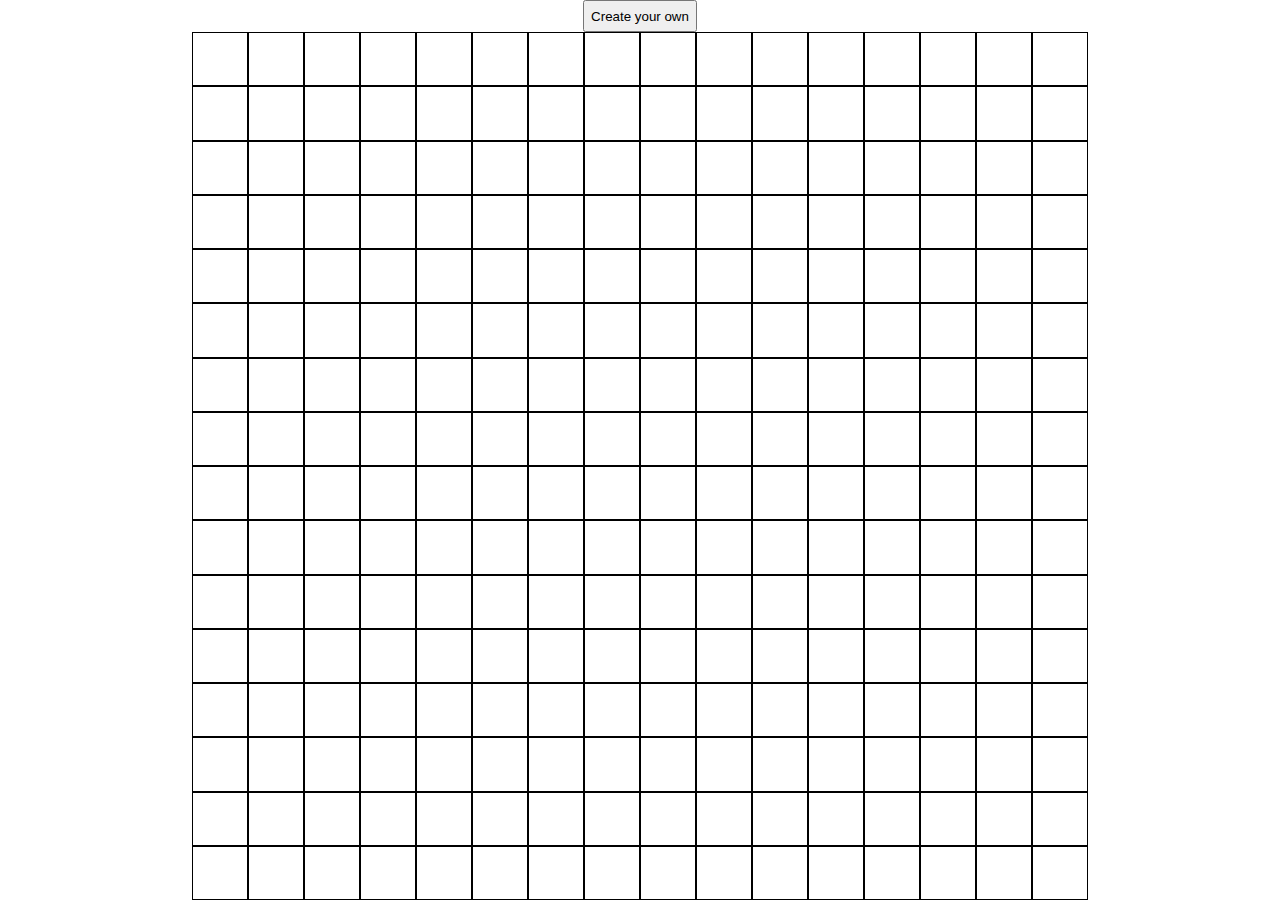
<file: odiin_etch/index.html>
<!DOCTYPE html>
<html lang="en">
  <head>
    <meta charset="UTF-8" />
    <meta name="viewport" content="width=device-width, initial-scale=1.0" />
    <link rel="stylesheet" href="styles.css" />
    <title>Document</title>
  </head>
  <body>
    <div class="gridContainer">
      <button class="newGrid">Create your own</button>
    </div>
    <script src="script.js"></script>
  </body>
</html>
</file>
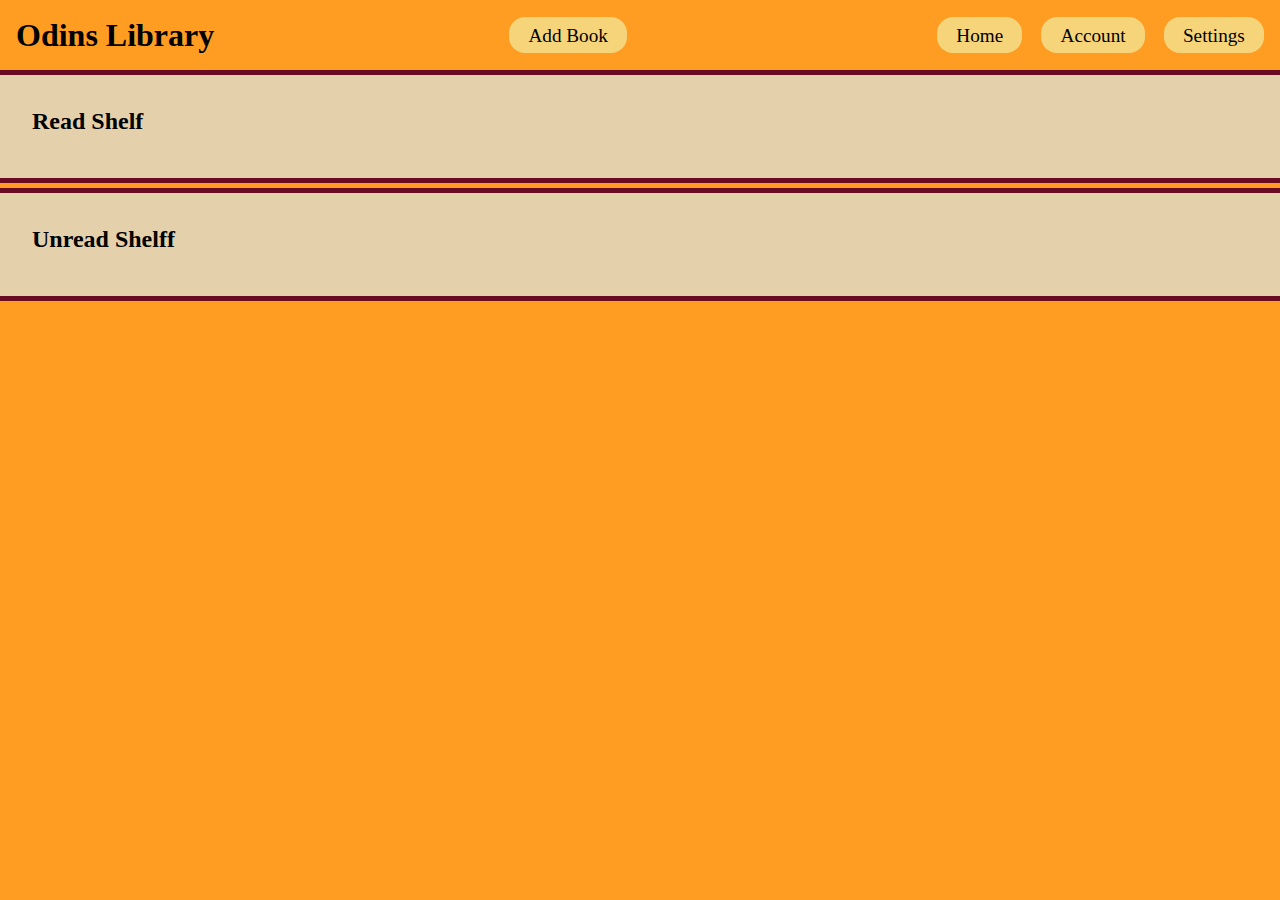
<file: odin-book-library/index.html>
<!DOCTYPE html>
<html lang="en">
  <head>
    <meta charset="UTF-8" />
    <meta name="viewport" content="width=device-width, initial-scale=1.0" />
    <link rel="stylesheet" href="style.css" />
    <link
      rel="stylesheet"
      href="https://cdnjs.cloudflare.com/ajax/libs/font-awesome/6.7.2/css/all.min.css"
    />
    <title>Book Library</title>
  </head>
  <body>
    <header class="header">
      <h1 class="header-title">Odins Library</h1>
      <button id="book-add">Add Book</button>
      <nav class="nav">
        <ul>
          <li id="home">Home</li>
          <li id="account">Account</li>
          <li id="settings">Settings</li>
        </ul>
      </nav>
    </header>
    <main class="main">
      <div class="bookshelf">
        <h2>Read Shelf</h2>
        <div id="read-shelf">
          <!-- <div class="book">
            <div class="delete-container">
              <i class="fa-solid fa-circle-xmark" id="delete"></i>
            </div>
            <h3 id="title">The Hobbit</h3>
            <h4 id="author">J.R.R. Tolkien</h4>
            <p id="pages">304 pages</p>
            <p id="status">Have Read</p>
            <button class="change-status">Change Status</button>
          </div> -->
        </div>
      </div>
      <div class="bookshelf">
        <h2>Unread Shelff</h2>
        <div id="unread-shelf"></div>
      </div>
      <form id="bookForm">
        <label for="title">Title:</label>
        <input type="text" id="title" name="title" /><br />
        <label for="author">Author:</label>
        <input type="text" id="author" name="author" /><br />
        <label for="pages">Pages:</label>
        <input type="number" id="pages" name="pages" /><br />
        <label for="read">Have read:</label>
        <input type="checkbox" id="read" name="read" /><br />
        <button type="submit">Add Book</button>
      </form>
    </main>
    <footer class="footer"></footer>
    <script src="script.js"></script>
  </body>
</html>
</file>
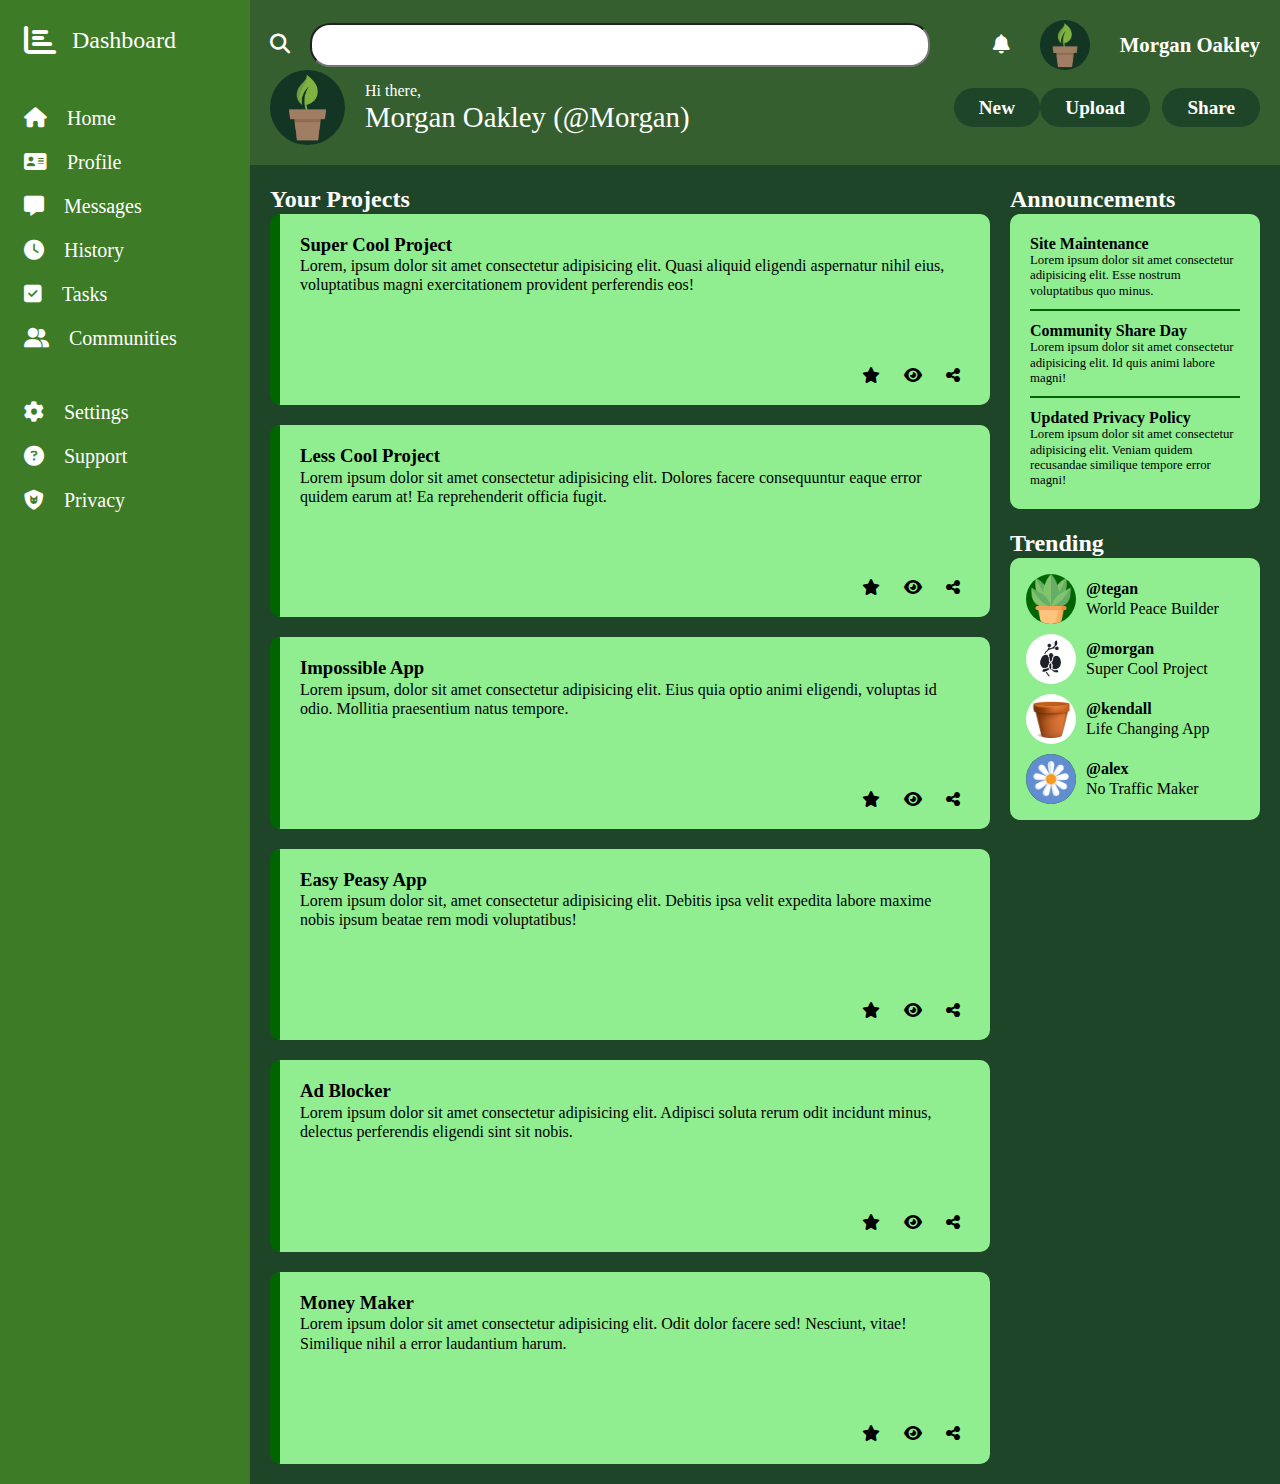
<file: odin_admin-dashboard/index.html>
<!DOCTYPE html>
<html lang="en">
  <head>
    <meta charset="UTF-8" />
    <meta name="viewport" content="width=device-width, initial-scale=1.0" />
    <title>Admin Dashboard</title>
    <link
      rel="stylesheet"
      href="https://cdnjs.cloudflare.com/ajax/libs/font-awesome/6.7.2/css/all.min.css"
    />
    <link rel="stylesheet" href="style.css" />
  </head>
  <body>
    <div class="container">
      <div class="sidebar">
        <div class="side-head">
          <i class="fa-solid fa-chart-bar"></i>Dashboard
        </div>
        <div class="nav">
          <ul>
            <li><i class="fa-solid fa-house"></i>Home</li>
            <li><i class="fa-solid fa-address-card"></i>Profile</li>
            <li><i class="fa-solid fa-message"></i>Messages</li>
            <li><i class="fa-solid fa-clock"></i>History</li>
            <li><i class="fa-solid fa-square-check"></i>Tasks</li>
            <li><i class="fa-solid fa-user-group"></i>Communities</li>
          </ul>
          <ul class="branding">
            <li><i class="fa-solid fa-gear"></i>Settings</li>
            <li><i class="fa-solid fa-circle-question"></i>Support</li>
            <li><i class="fa-solid fa-shield-cat"></i>Privacy</li>
          </ul>
        </div>
      </div>
      <div class="header">
        <div class="inner-head">
          <div class="search-container">
            <label for="search-bar"
              ><i class="fa-solid fa-magnifying-glass"></i
            ></label>
            <input id="search-bar" class="search-bar" type="search" />
          </div>
          <div class="profile-container">
            <i class="fa-solid fa-bell"></i>
            <img src="./icons/plant.png" alt="pandaIcon" />
            <p class="userName">Morgan Oakley</p>
          </div>
          <div class="greet-container">
            <img src="./icons/plant.png" alt="pandaIcon" />
            <div class="greeting">
              <p class="top">Hi there,</p>
              <p class="bottom">Morgan Oakley (@Morgan)</p>
            </div>
          </div>
          <div class="btns-container">
            <button class="new">New</button>
            <button class="upload">Upload</button>
            <button class="share">Share</button>
          </div>
        </div>
      </div>
      <div class="main_content">
        <div class="inner-main">
          <div class="cards-container">
            <h2>Your Projects</h2>
            <div class="cards">
              <div class="card">
                <h3 class="card-title">Super Cool Project</h3>
                <p class="card-text">Lorem, ipsum dolor sit amet consectetur adipisicing elit. Quasi aliquid eligendi aspernatur nihil eius, voluptatibus magni exercitationem provident perferendis eos!</p>
                <div class="card-icons">
                  <i class="fa-solid fa-star"></i>
                  <i class="fa-solid fa-eye"></i>
                  <i class="fa-solid fa-share-nodes"></i>
                </div>
              </div>
              <div class="card">
                <h3 class="card-title">Less Cool Project</h3>
                <p class="card-text">Lorem ipsum dolor sit amet consectetur adipisicing elit. Dolores facere consequuntur eaque error quidem earum at! Ea reprehenderit officia fugit.</p>
                <div class="card-icons">
                  <i class="fa-solid fa-star"></i>
                  <i class="fa-solid fa-eye"></i>
                  <i class="fa-solid fa-share-nodes"></i>
                </div>
              </div>
              <div class="card">
                <h3 class="card-title">Impossible App</h3>
                <p class="card-text">Lorem ipsum, dolor sit amet consectetur adipisicing elit. Eius quia optio animi eligendi, voluptas id odio. Mollitia praesentium natus tempore.</p>
                <div class="card-icons">
                  <i class="fa-solid fa-star"></i>
                  <i class="fa-solid fa-eye"></i>
                  <i class="fa-solid fa-share-nodes"></i>
                </div>
              </div>
              <div class="card">
                <h3 class="card-title">Easy Peasy App</h3>
                <p class="card-text">Lorem ipsum dolor sit, amet consectetur adipisicing elit. Debitis ipsa velit expedita labore maxime nobis ipsum beatae rem modi voluptatibus!</p>
                <div class="card-icons">
                  <i class="fa-solid fa-star"></i>
                  <i class="fa-solid fa-eye"></i>
                  <i class="fa-solid fa-share-nodes"></i>
                </div>
              </div>
              <div class="card">
                <h3 class="card-title">Ad Blocker</h3>
                <p class="card-text">Lorem ipsum dolor sit amet consectetur adipisicing elit. Adipisci soluta rerum odit incidunt minus, delectus perferendis eligendi sint sit nobis.</p>
                <div class="card-icons">
                  <i class="fa-solid fa-star"></i>
                  <i class="fa-solid fa-eye"></i>
                  <i class="fa-solid fa-share-nodes"></i>
                </div>
              </div>
              <div class="card">
                <h3 class="card-title">Money Maker</h3>
                <p class="card-text">Lorem ipsum dolor sit amet consectetur adipisicing elit. Odit dolor facere sed! Nesciunt, vitae! Similique nihil a error laudantium harum.</p>
                <div class="card-icons">
                  <i class="fa-solid fa-star"></i>
                  <i class="fa-solid fa-eye"></i>
                  <i class="fa-solid fa-share-nodes"></i>
                </div>
              </div>
            </div>
          </div>
          <div class="extra-content">
            <div class="announcements-container">
              <h2>Announcements</h2>
              <div class="announcement-card">
                <div class="announcement">
                  <h4 class="ann-title">Site Maintenance</h4>
                  <p>Lorem ipsum dolor sit amet consectetur adipisicing elit. Esse nostrum voluptatibus quo minus.</p>
                </div>
                <hr>
                <div class="announcement">
                  <h4 class="ann-title">Community Share Day</h4>
                  <p>Lorem ipsum dolor sit amet consectetur adipisicing elit. Id quis animi labore magni!</p>
                </div>
                <hr>
                <div class="announcement">
                  <h4 class="ann-title">Updated Privacy Policy</h4>
                  <p>Lorem ipsum dolor sit amet consectetur adipisicing elit. Veniam quidem recusandae similique tempore error magni!</p>
                </div>
              </div>
            </div>
            <div class="trending-container">
              <h2>Trending</h2>
              <div class="trending-card">
                <div class="trend">
                  <div class="user-icon">
                    <img src="./icons/potted.png" alt="potted plant icon">
                  </div>
                  <div class="user">
                    <div class="userInfo">
                      <h4 class="user-at">@tegan</h4>
                      <p>World Peace Builder</p>
                    </div>
                  </div>
                </div>
                <div class="trend">
                  <div class="user-icon">
                    <img src="./icons/orchid.jpg" alt="orchid flower icon">
                  </div>
                  <div class="user">
                    <div class="userInfo">
                      <h4 class="user-at">@morgan</h4>
                      <p>Super Cool Project</p>
                    </div>
                  </div>
                </div>
                <div class="trend">
                  <div class="user-icon">
                    <img src="./icons/terra.jpg" alt="terracota pot icon">
                  </div>
                  <div class="user">
                    <div class="userInfo">
                      <h4 class="user-at">@kendall</h4>
                      <p>Life Changing App</p>
                    </div>
                  </div>
                </div>
                <div class="trend">
                  <div class="user-icon">
                    <img src="./icons/flower.png" alt="flower icon">
                  </div>
                  <div class="user">
                    <div class="userInfo">
                      <h4 class="user-at">@alex</h4>
                      <p>No Traffic Maker</p>
                    </div>
                  </div>
                </div>
              </div>
            </div>
          </div>
        </div>
    </div>
  </body>
</html>
</file>
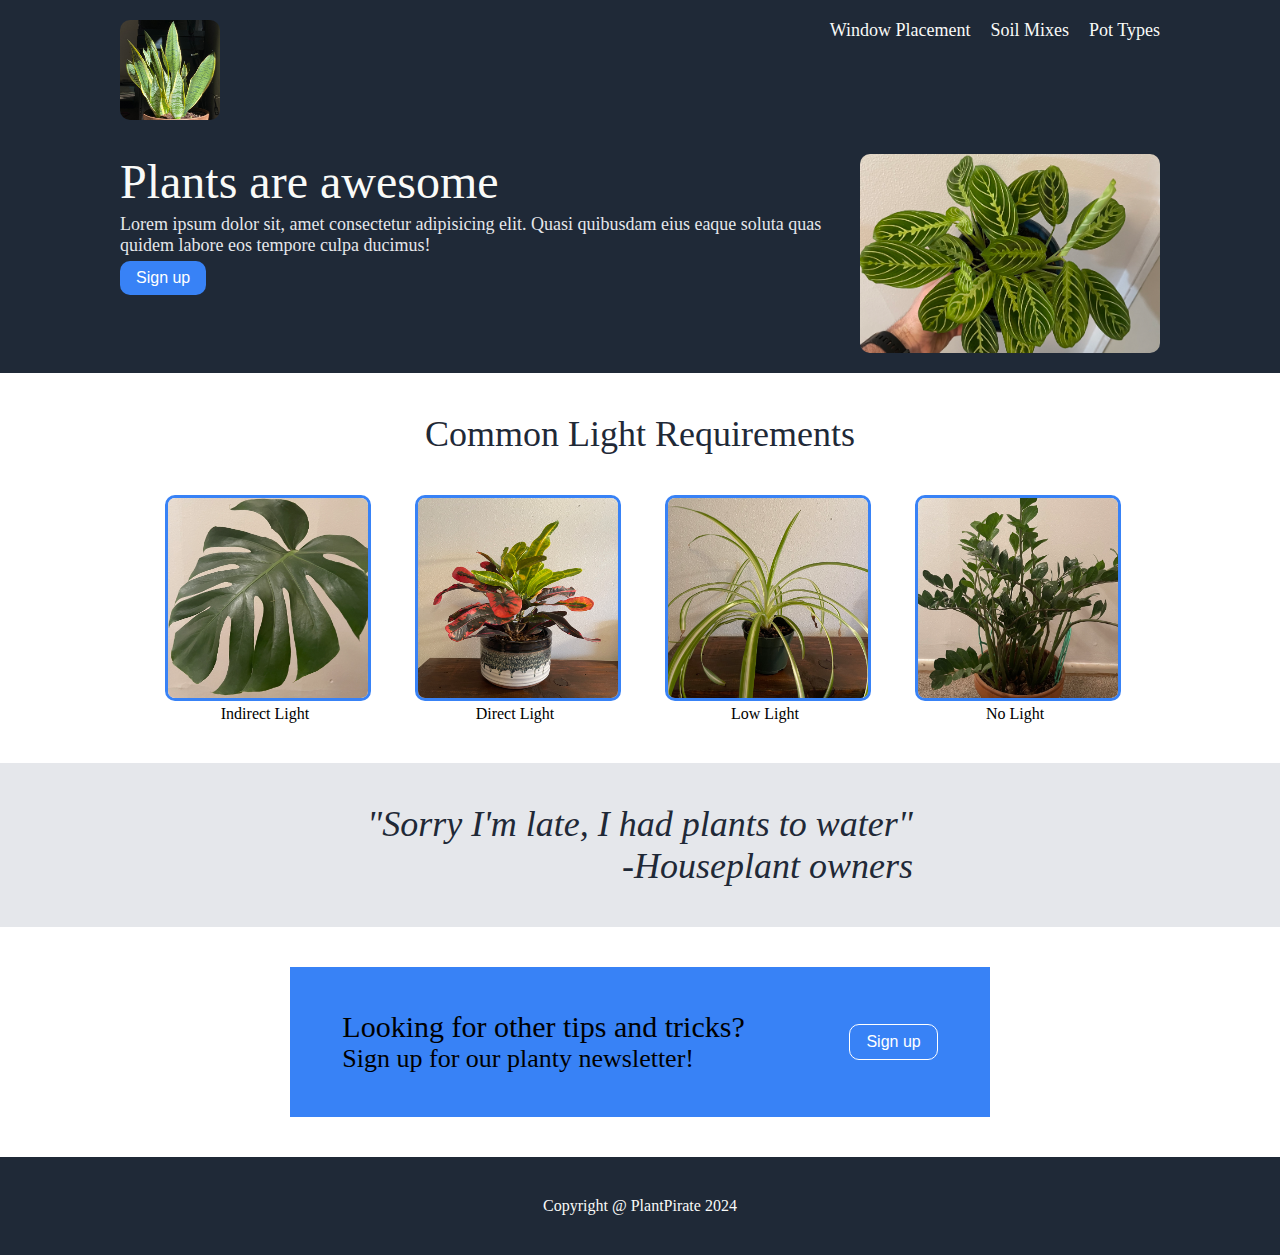
<file: odin_landing-page/index.html>
<!DOCTYPE html>
<html lang="en">
<head>
    <meta charset="UTF-8">
    <meta name="viewport" content="width=device-width, initial-scale=1.0">
    <link rel="stylesheet" href="style.css">
    <title>Document</title>
</head>
<body>
    <div class="header">
        <div class="top">
            <div>
                <img class="snakelogo" src="./Images/snake.jpeg">
            </div>
            
            <div>
                <ul>
                    <li>Window Placement</li>
                    <li>Soil Mixes</li>
                    <li>Pot Types</li>
                </ul>
            </div>
        </div>

        <div class="bottom">
            <div class="leftside">
                <div class="maintext">Plants are awesome</div>
                <div class="subtext">Lorem ipsum dolor sit, amet consectetur adipisicing elit. Quasi quibusdam eius eaque soluta quas quidem labore eos tempore culpa ducimus!</div>
                <button class="button">Sign up</button>
            </div>
            <div class="rightside">
                <img class="sideimage" src="./Images/calathea.jpeg">
            </div>
        </div>
    </div> 

    <div class="sectiontwo">
        <div class="lightheader">
            Common Light Requirements
        </div>
        <div class="lighttypes">
            <div class="lightbox">
                <img class="light" src="./Images/monstera.jpeg">
                <div> Indirect Light </div>
            </div>

            <div class="lightbox">
                <img class="light" src="./Images/croton.jpeg">
                <div> Direct Light</div>
            </div>

            <div class="lightbox">
                <img class="light" src="./Images/spider.jpeg">
                <div> Low Light</div>
            </div>
        
            <div class="lightbox">
                <img class="light" src="./Images/zz.jpeg">
                <div> No Light </div>
            </div>
        </div>
    </div>   
    
    <div class="quote">
        <div class="container">
            <div class="text">
                "Sorry I'm late, I had plants to water"
            </div>
            <div class="author">
                -Houseplant owners
            </div>
        </div>
    </div>

    <div class="calltoaction">
        <div class="block">
            <div class="initialtext">
                <div class="first">Looking for other tips and tricks?</div>
                <div class="second">Sign up for our planty newsletter!</div>
            </div>
            <button class="signup">Sign up </button>
            </div>
        </div>
    </div>

    <div class="footer">
        <div class="footertext">
            <div>Copyright @ PlantPirate 2024</div>
        </div>
    </div>
</body> 
</html>
</file>
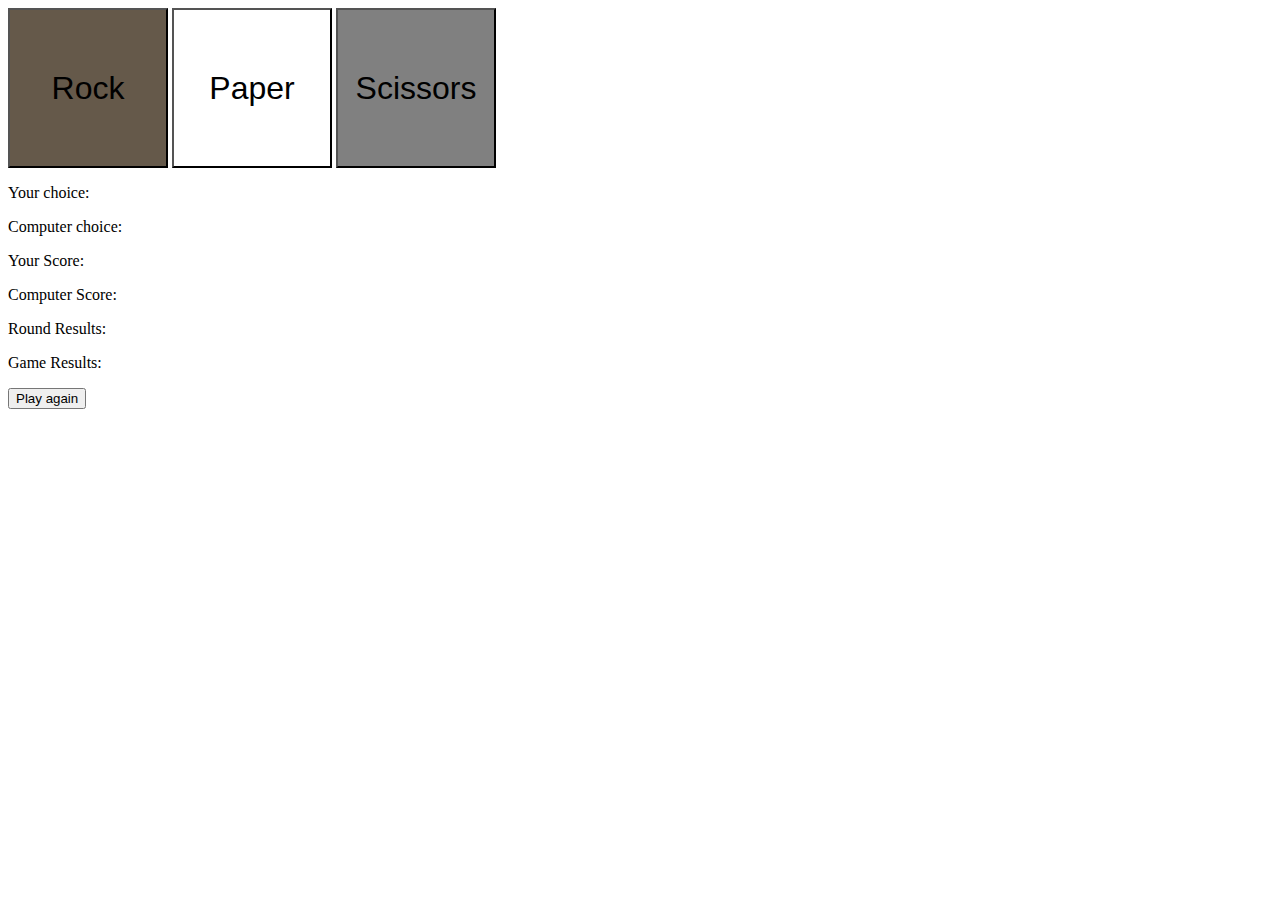
<file: odin_rock-paper-scissors/index.html>
<!DOCTYPE html>
<html lang="en">
  <head>
    <meta charset="UTF-8" />
    <meta name="viewport" content="width=device-width, initial-scale=1.0" />
    <link rel="stylesheet" href="styles.css" />
    <title>Document</title>
  </head>
  <body>
    <button id="rock" class="button rock">Rock</button>
    <button id="paper" class="button paper">Paper</button>
    <button id="scissors" class="button scissors">Scissors</button>
    <div class="choices">
      <p class="human-choice">Your choice: <span></span></p>
      <p class="computer-choice">Computer choice: <span></span></p>
    </div>
    <div class="scores">
      <p class="human_score">Your Score: <span></span></p>
      <p class="computer_score">Computer Score: <span></span></p>
    </div>
    <div class="results__container">
      <p class="round-results">Round Results: <span></span></p>
      <p class="game-results">Game Results: <span></span></p>
    </div>
    <button class="restart">Play again</button>
    <script src="script.js"></script>
  </body>
</html>
</file>
<file: odiin_etch/styles.css>
*,
*::before,
*::after {
  box-sizing: border-box;
}
* {
  margin: 0;
}
.newGrid {
  display: flex;
  align-items: center;
  height: 2rem;
  margin: 0 auto;
}
.gridContainer {
  display: flex;
  flex-direction: column;
  width: 70%;
  height: 100vh;
  margin: 0 auto;
}

.gridRow {
  display: flex;
  flex-grow: 1;
  align-items: stretch;
}

.gridSquare {
  flex-grow: 1;
  border: 1px solid black;
}
</file>
<file: odin-book-library/style.css>
*,
*::before,
*::after {
  box-sizing: border-box;
}
* {
  margin: 0;
}
body {
  line-height: 1.2;
  -webkit-font-smoothing: antialiased;
}
img,
picture,
video,
canvas,
svg {
  display: block;
  max-width: 100%;
}
input,
button,
textarea,
select {
  font: inherit;
}
p,
h1,
h2,
h3,
h4,
h5,
h6 {
  overflow-wrap: break-word;
}

body {
  background-color: #ff9d23;
  position: relative;
  height: 100vh;
}

.header {
  display: flex;
  justify-content: space-between;
  align-items: center;
  padding: 1rem;
}

.nav ul {
  white-space: nowrap;
  padding: 0;
  margin: 0;
}

.nav li {
  background-color: #f5d47a;
  display: inline-block;
  font-size: 1.2rem;
  padding: 0.4rem 1.2rem;
  margin-left: 15px;
  border-radius: 1rem;
  border: none;
  cursor: pointer;
  list-style-type: none;
}

#book-add {
  background-color: #f5d47a;
  display: inline-block;
  font-size: 1.2rem;
  padding: 0.4rem 1.2rem;
  border-radius: 1rem;
  border: none;
}

#bookForm {
  background-color: #fef9e1;
  display: none;
  padding: 2rem;
  position: absolute;
  top: 50%;
  left: 50%;
  transform: translate(-50%, -50%);
  border-radius: 20px;
  border: 5px solid #690b22;
}

#bookForm input {
  margin-bottom: 10px;
}

#bookForm button {
  margin-top: 10px;
}

.bookshelf {
  background-color: #e5d0ac;
  padding: 2rem;
  border-top: 5px solid #690b22;
  border-bottom: 5px solid #690b22;
  margin-bottom: 5px;
}

#read-shelf {
  display: flex;
  overflow-x: auto;
  scrollbar-width: none;
}

#unread-shelf {
  display: flex;
  overflow-x: auto;
  scrollbar-width: none;
}

#read-shelf,
#unread-shelf {
  margin-top: 10px;
}

.delete-container {
  display: flex;
}

#delete {
  margin-left: auto;
  cursor: pointer;
}

.book {
  background-color: #fef9e1;
  padding: 1rem;
  margin-right: 1rem;
  min-height: 200px;
  min-width: 180px;
  display: flex;
  flex-direction: column;
}

.change-status {
  margin-top: auto;
  cursor: pointer;
}
</file>
<file: odin_admin-dashboard/style.css>
*,
*::before,
*::after {
  box-sizing: border-box;
}
* {
  margin: 0;
}
body {
  line-height: 1.2;
  -webkit-font-smoothing: antialiased;
}
img,
picture,
video,
canvas,
svg {
  display: block;
  max-width: 100%;
}
input,
button,
textarea,
select {
  font: inherit;
}
p,
h1,
h2,
h3,
h4,
h5,
h6 {
  overflow-wrap: break-word;
}

.container {
  min-height: 100vh;
  width: 100%;
  display: grid;
  grid-template-columns: 250px 1fr;
  grid-template-rows: auto 1fr;
}

.sidebar {
  background-color: #3e7b27;
  padding: 1.5em;
  grid-row: 1/3;
  display: grid;
  grid-template-rows: auto 1fr;
}

.side-head {
  font-size: 1.5rem;
  display: flex;
  align-items: center;
  gap: 1rem;
}

.side-head i {
  font-size: 2rem;
}

.nav ul {
  list-style-type: none;
  font-size: 1.25rem;
  margin-top: 2.5em;
  padding-left: 0;
}

ul li {
  margin-bottom: 1em;
}

li i {
  margin-right: 20px;
}

.header {
  grid-column: 2/3;
  background-color: #355f2e;
  color: white;
}

.inner-head {
  display: grid;
  grid-template-columns: 2fr 1fr;
  padding: 20px;
}

.search-container {
  display: grid;
  grid-template-columns: auto 1fr;
  align-items: center;
}

.search-bar {
  border-radius: 20px;
  font-size: 1.2rem;
  padding: 8px 10px;
}

label i {
  margin-right: 20px;
  font-size: 1.25rem;
}

.profile-container {
  display: flex;
  justify-content: end;
  align-items: center;
  gap: 30px;
  font-size: 1.2rem;
}

.profile-container img {
  background-color: #123524;
  border-radius: 50%;
}

.profile-container .userName {
  font-weight: 900;
  font-size: 1.3rem;
}
.greet-container {
  display: flex;
  align-items: center;
  gap: 20px;
}

.greet-container img {
  width: 75px;
  height: 75px;
  background-color: #123524;
  border-radius: 50%;
}
.bottom {
  font-size: 1.8rem;
}

.btns-container {
  display: grid;
  grid-template-columns: repeat(3, 1fr);
  align-items: center;
  justify-items: end;
}

.btns-container button {
  font-size: 1.2rem;
  padding: 8px 25px;
  border-radius: 20px;
  border: none;
  background-color: #1f4529;
  color: white;
  font-weight: 900;
}
.main_content {
  grid-column: 2/3;
  display: grid;
}

.inner-main {
  display: grid;
  grid-template-columns: 1fr min(250px);
  padding: 20px;
  gap: 20px;
  background-color: #1f4529;
}

.cards {
  display: grid;
  grid-template-columns: repeat(auto-fit, minmax(300px, 1fr));
  gap: 20px;
}
.card {
  background-color: lightgreen;
  border-left: 10px solid darkgreen;
  border-radius: 10px;
  padding: 20px;

  display: grid;
  grid-template-rows: auto 110px auto;
}

.card-icons {
  justify-self: end;
}

.card i {
  margin: 0px 10px;
}

.announcement-card {
  background-color: lightgreen;
  padding: 20px;
  border-radius: 10px;
}

.announcement p {
  font-size: 0.8rem;
}

hr {
  margin: 10px 0;
  border: none;
  border-top: 2px solid darkgreen;
}

img {
  height: 50px;
  width: 50px;
}

.trending-container {
  margin-top: 20px;
}

.trending-card {
  background-color: lightgreen;
  padding: 1rem;
  border-radius: 10px;
}
.trend {
  display: grid;
  grid-template-columns: auto 1fr;
  align-items: center;
  gap: 10px;
}

.trend + .trend {
  margin-top: 10px;
}

.trend img {
  border-radius: 50%;
  background-color: darkgreen;
}

h2 {
  color: white;
}

.sidebar {
  color: white;
}

@media (min-width: 1000px) {
  .cards {
    grid-template-columns: repeat(auto-fit, minmax(400px, 1fr));
  }
}
</file>
<file: odin_landing-page/style.css>
* {
    border: 1px solid blac;
}

body {
    margin: 0;
    padding: 0;
    width: 100%;
    height: 100%;
}

button {
    background-color: #3882F6;
    color: white;
    font-size: 16px;
    padding: 8px 16px;
    border-radius: 10px;
}

img {
    width: 200px;
    height: 200px;
    border-radius: 10px;
    border: 3px solid #3882F6;
}

.header {
    display: flex;
    flex-direction: column;
    background-color: #1F2937;
    color: #F9FAF8;
    padding: 20px 120px;
    gap: 30px;
}

.top {
    display: flex;
    justify-content: space-between;
}

.snakelogo {
    max-width: 100px; 
    max-height: 100px;
    border: 0px;
}

ul {
  list-style-type: none;
  font-size: 18px;
  margin: 0px;
  padding: 0px;
  display: flex;
  gap: 20px;
}

.bottom {
    display: flex;
    justify-content: space-between;
}

.leftside {
    display: flex;
    flex-direction: column;
    align-items: flex-start;
    gap: 5px;
}

.maintext {
    display: flex;
    font-size: 48px; 
    font-weight: extra-bold;
    color: #F9FAF8;
}

.subtext {
    display: flex;
    font-size: 18px;
    color: #E5E7EB;
}

.button {
    border: 0px;
}

.rightside  {
    display: flex;
}

.sideimage {
    width: 300px;
    height: auto;
    border: 0px;
}

.sectiontwo {
    display: flex;
    flex-direction: column;
    padding: 40px;
}

.lightheader {
    font-size: 36px;
    font-weight: extra-bold;
    color: #1F2937;
    display: flex;
    justify-content: center;
    padding-bottom: 40px;
}

.lighttypes {
    display: flex;
    justify-content: center;
    text-align: center;
    gap: 50px;
}

.lightbox {
    max-width: 200px;
}

.quote {
    padding: 40px;
    background-color: #E5E7EB;
    font-size: 36px;
    font-style: italic;
    color: #1F2937;
    display: flex;
    justify-content: center;
    padding: 40px;
}

.text {
    display: flex;
}

.author {
    display: flex;
    justify-content: flex-end;
}

.calltoaction {
    display: flex;
    justify-content: center;
    padding: 40px;
}

.block {
    display: flex;
    justify-content: space-around;
    align-items: center;
    background-color: #3882F6;
    width: 700px;
    height: 150px;
}

.initialtext {
    display: flex;
    flex-direction: column;
}

.first {
    font-size: 30px;
}

.second {
    font-size: 26px;
}

.signup {
    display: flex;
    border: 1px solid white;
}

.footer {
    background-color: #1F2937;
    color: #F9FAF8;
    display: flex;
    justify-content: center;
    padding: 40px;
}
</file>
<file: odin_rock-paper-scissors/styles.css>
.button {
  height: 10rem;
  width: 10rem;
  font-size: 2rem;
}
.rock {
  background-color: rgb(101, 89, 74);
}

.paper {
  background-color: white;
}
.scissors {
  background-color: gray;
}
</file>
